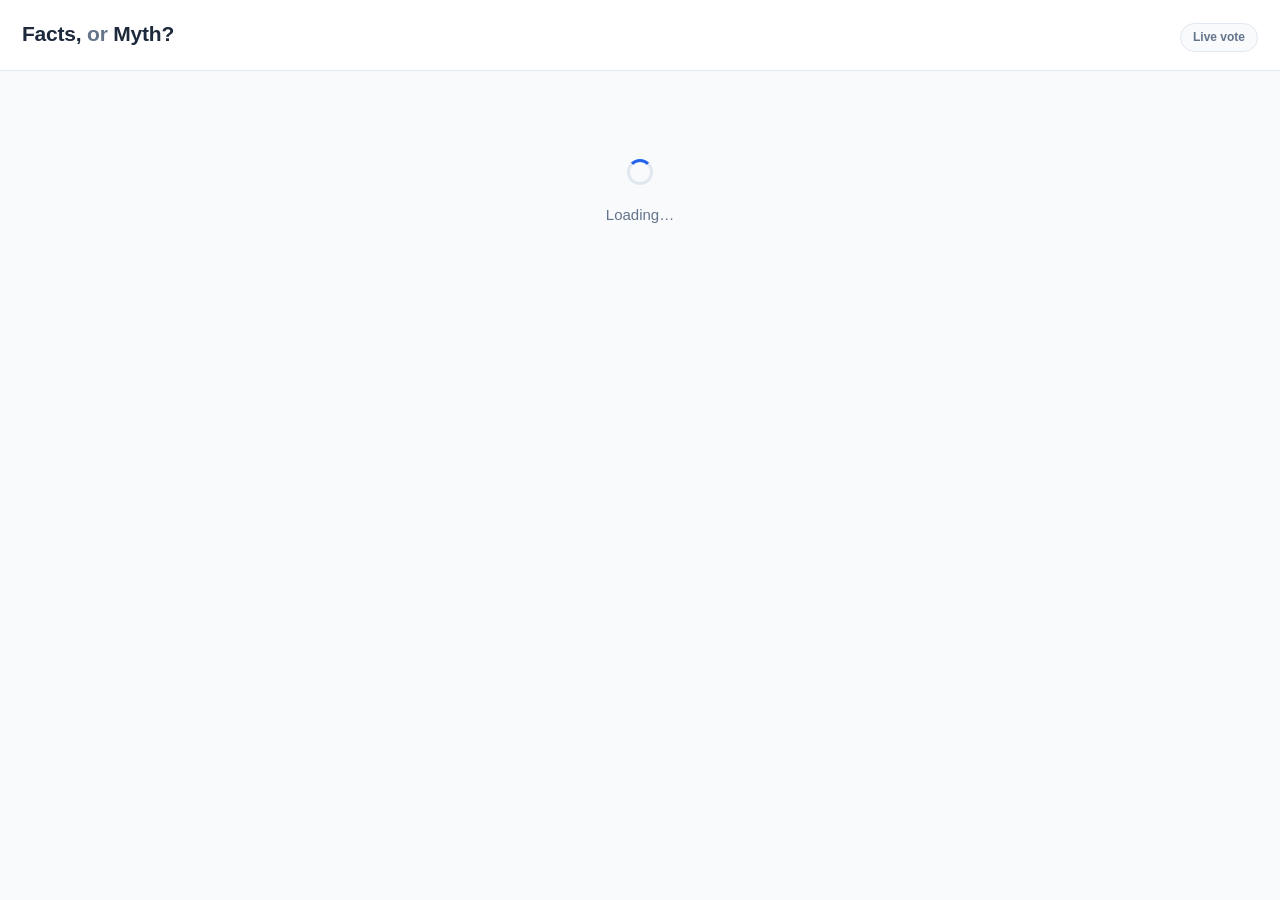
<file: index.html>
<!DOCTYPE html>
<html lang="en">
<head>
<meta charset="UTF-8">
<meta name="viewport" content="width=device-width, initial-scale=1.0, viewport-fit=cover">
<title>Facts, or Myth? Lab retreat 2026 edition</title>
<link rel="stylesheet" href="style.css">
</head>
<body>

  <header class="app-header">
    <h1>Facts, <span class="or">or</span> Myth?</h1>
    <span class="badge" id="modeBadge">Live vote</span>
  </header>

  <main class="container" id="app">
    <!-- Rendered by app.js: voter view by default, presenter view with ?teacher=true -->
    <div class="waiting">
      <div class="spinner"></div>
      <p>Loading…</p>
    </div>
  </main>

  <script src="questions.js"></script>
  <script src="app.js"></script>
</body>
</html>
</file>
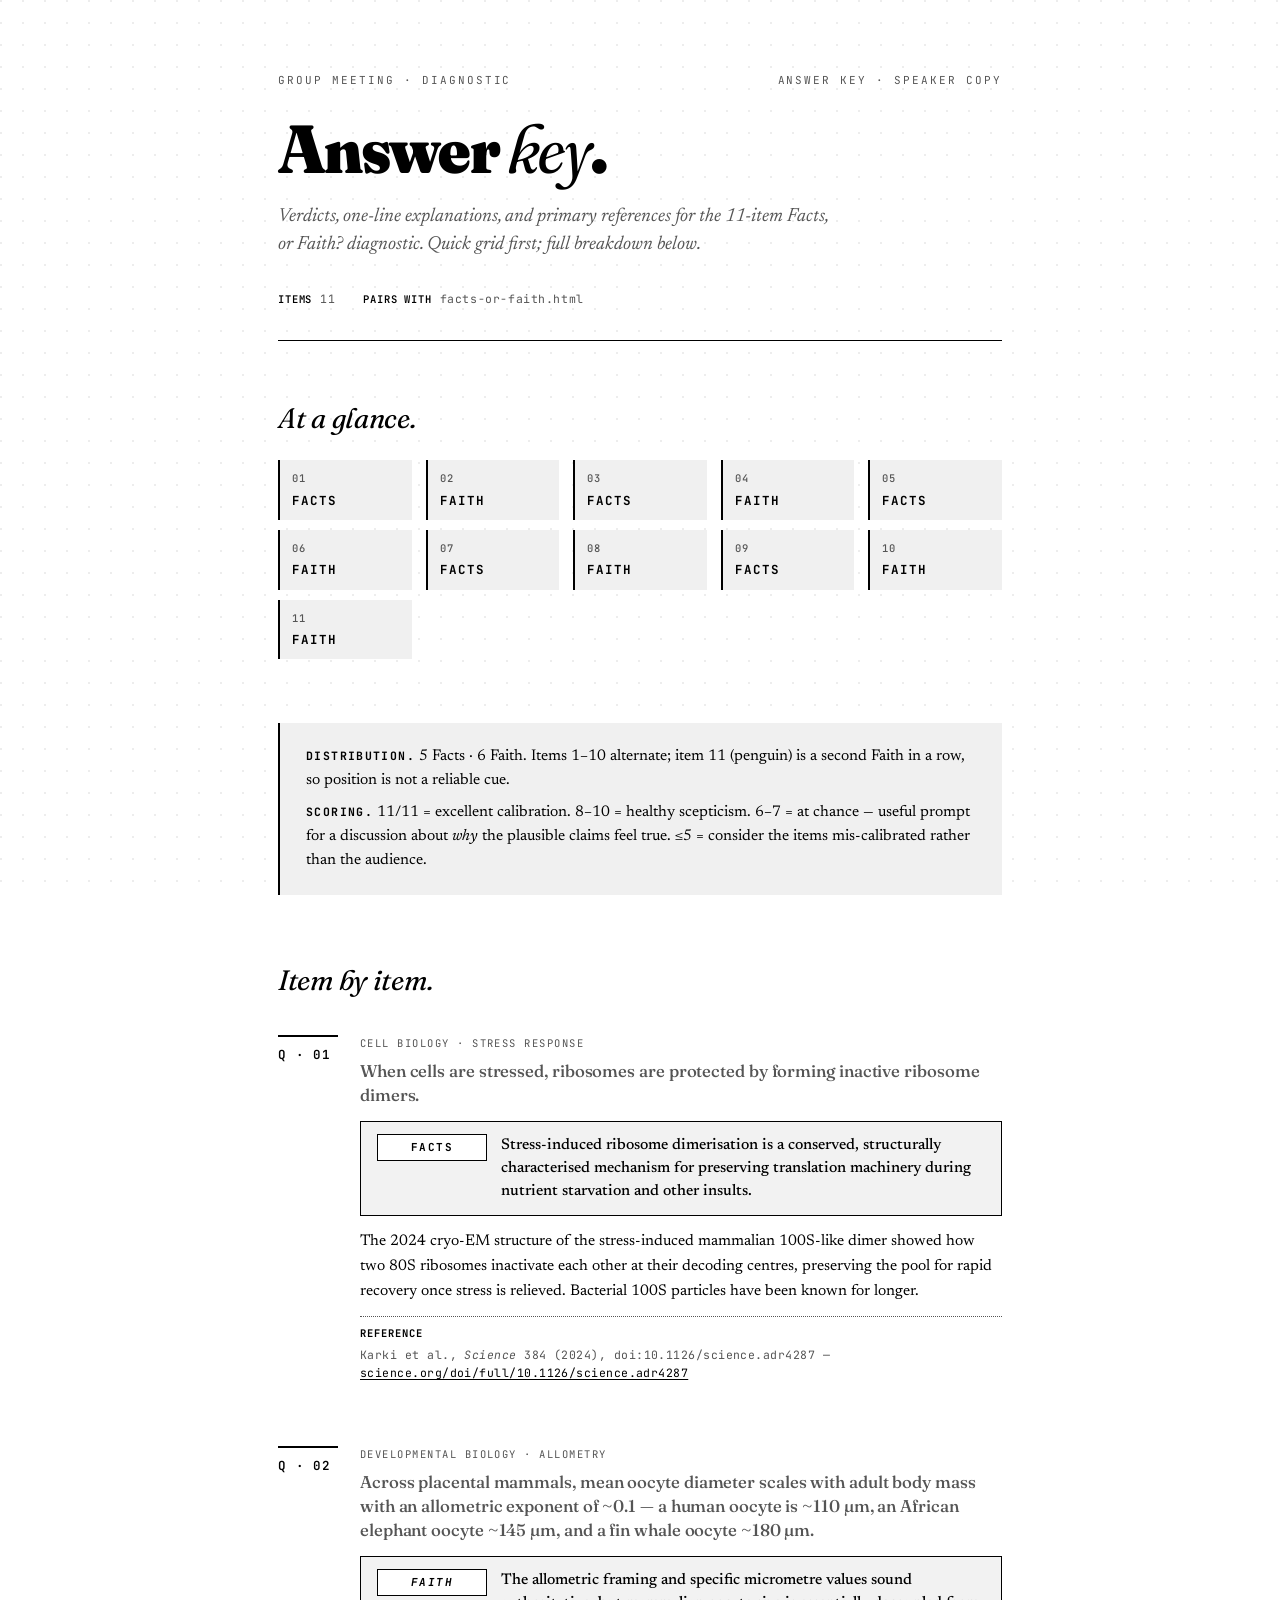
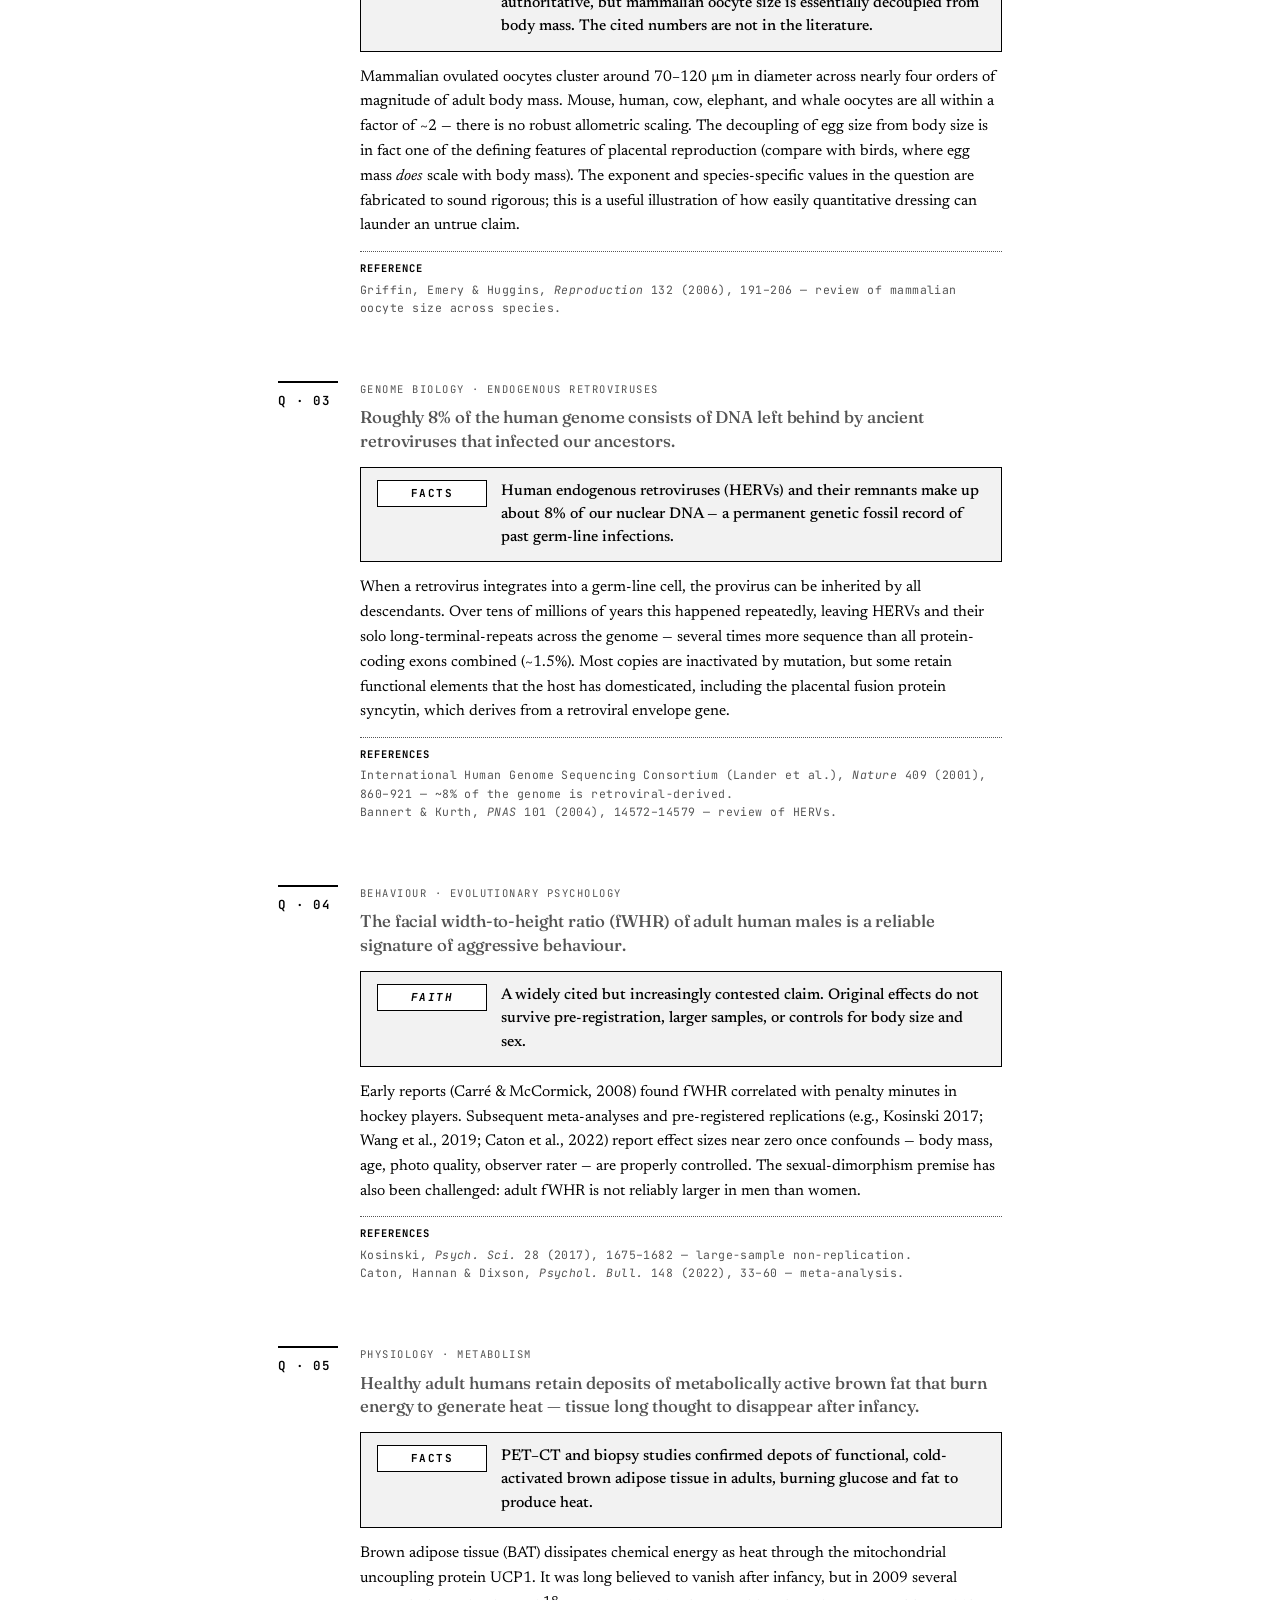
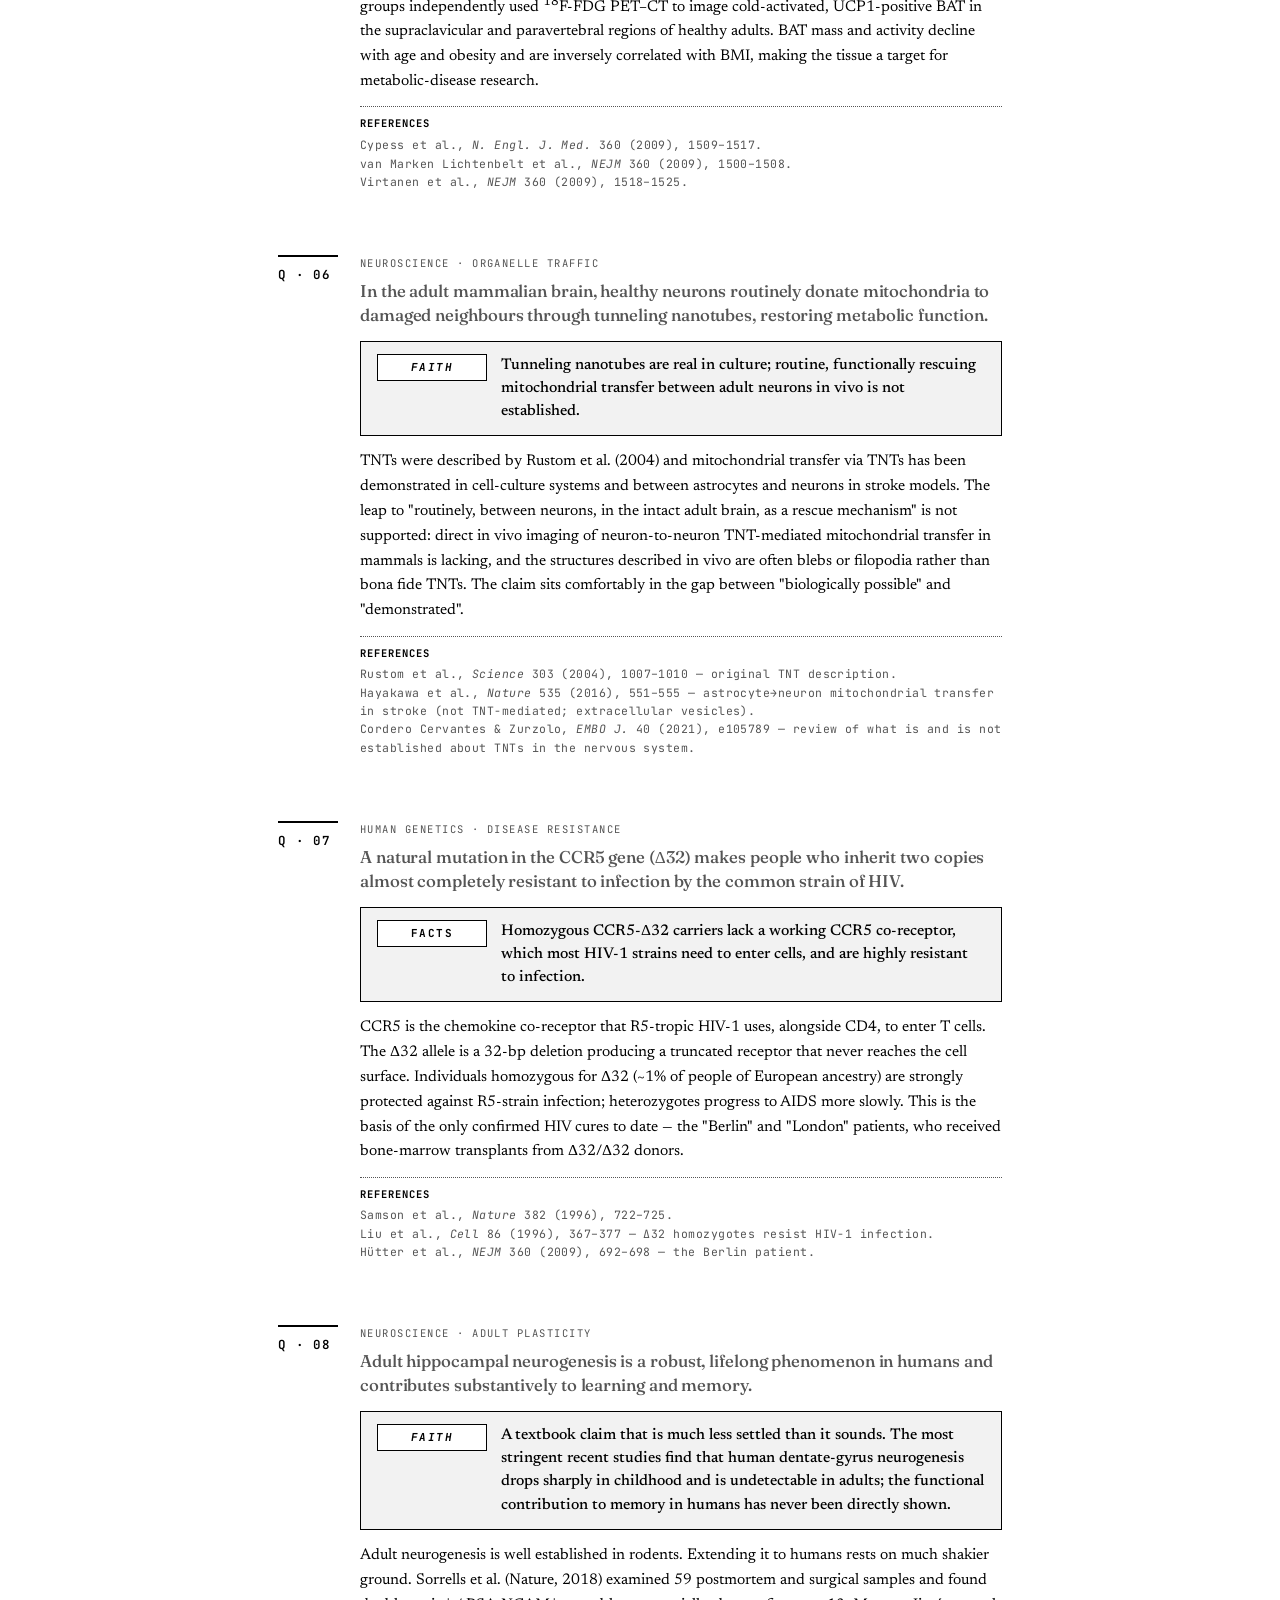
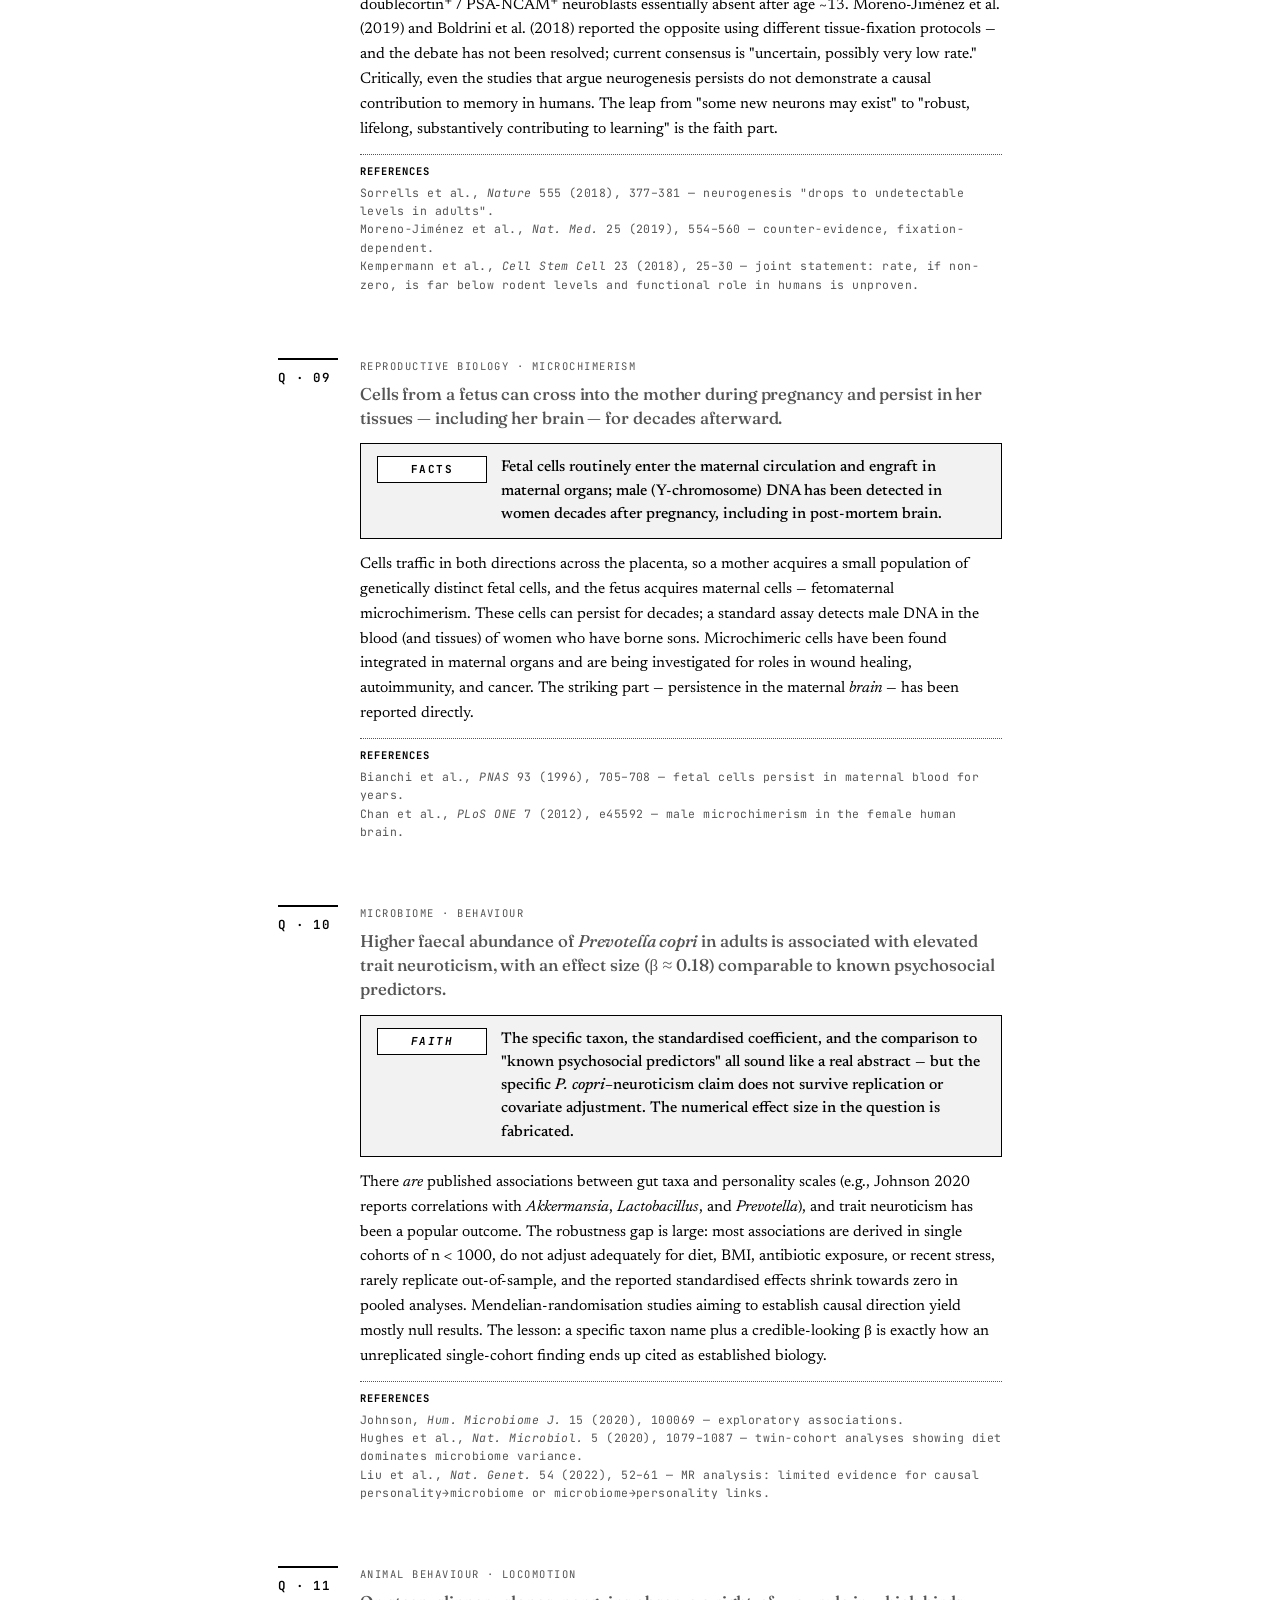
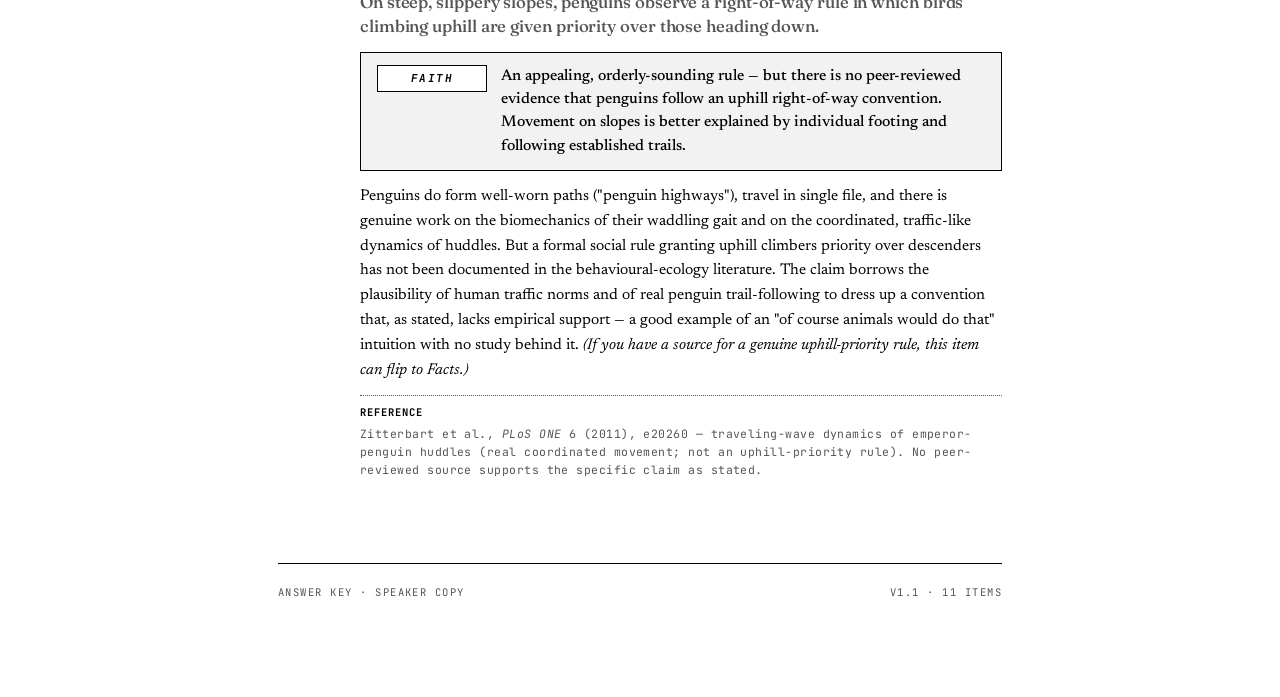
<file: facts-or-faith-answer-key.html>
<!DOCTYPE html>
<html lang="en">
<head>
<meta charset="UTF-8">
<meta name="viewport" content="width=device-width, initial-scale=1.0">
<title>Facts, or Faith? · Answer Key</title>
<link rel="preconnect" href="https://fonts.googleapis.com">
<link rel="preconnect" href="https://fonts.gstatic.com" crossorigin>
<link href="https://fonts.googleapis.com/css2?family=Fraunces:ital,opsz,wght@0,9..144,400;0,9..144,600;0,9..144,900;1,9..144,400&family=Newsreader:ital,opsz,wght@0,6..72,400;0,6..72,500;0,6..72,600;1,6..72,400&family=JetBrains+Mono:wght@400;500;600&display=swap" rel="stylesheet">
<style>
:root {
  --paper: #FFFFFF;
  --paper-2: #F0F0F0;
  --ink: #000000;
  --ink-soft: #555555;
  --accent: #000000;
  --accent-soft: #888888;
  --rule: #000000;
  --science: #1a3a5c;
  --faith: #6b2c2c;
}

* { box-sizing: border-box; }
html { -webkit-text-size-adjust: 100%; }

body {
  margin: 0;
  background: var(--paper);
  color: var(--ink);
  font-family: 'Newsreader', Georgia, serif;
  font-size: 17px;
  line-height: 1.55;
  background-image:
    radial-gradient(circle at 1px 1px, rgba(0,0,0,0.07) 1px, transparent 0);
  background-size: 22px 22px;
  background-attachment: fixed;
}

.page {
  max-width: 820px;
  margin: 0 auto;
  padding: 72px 48px 96px;
}

/* ── HEADER ─────────────────────────────────────────── */
.header {
  border-bottom: 1px solid var(--rule);
  padding-bottom: 32px;
  margin-bottom: 56px;
}

.eyebrow {
  font-family: 'JetBrains Mono', monospace;
  font-size: 11px;
  letter-spacing: 0.18em;
  text-transform: uppercase;
  color: var(--ink-soft);
  margin-bottom: 28px;
  display: flex;
  justify-content: space-between;
  align-items: center;
  flex-wrap: wrap;
  gap: 12px;
}

h1 {
  font-family: 'Fraunces', serif;
  font-weight: 900;
  font-variation-settings: "opsz" 144, "SOFT" 50;
  font-size: clamp(40px, 7.5vw, 68px);
  line-height: 0.94;
  letter-spacing: -0.025em;
  margin: 0 0 22px 0;
}

h1 em {
  font-style: italic;
  font-weight: 400;
  color: var(--accent);
}

.subtitle {
  font-family: 'Newsreader', serif;
  font-style: italic;
  font-size: 19px;
  color: var(--ink-soft);
  margin: 0 0 32px 0;
  max-width: 560px;
  line-height: 1.45;
}

.meta {
  font-family: 'JetBrains Mono', monospace;
  font-size: 11.5px;
  letter-spacing: 0.05em;
  color: var(--ink-soft);
  display: flex;
  gap: 28px;
  flex-wrap: wrap;
}
.meta span { display: inline-flex; gap: 8px; align-items: baseline; }
.meta strong { color: var(--ink); font-weight: 600; text-transform: uppercase; letter-spacing: 0.08em; font-size: 10.5px; }

/* ── QUICK-REFERENCE GRID ───────────────────────────── */
.quick-key {
  margin-bottom: 64px;
}
.quick-key h2 {
  font-family: 'Fraunces', serif;
  font-style: italic;
  font-weight: 400;
  font-size: 28px;
  margin: 0 0 20px 0;
  color: var(--ink);
  letter-spacing: -0.01em;
}
.key-grid {
  display: grid;
  grid-template-columns: repeat(5, 1fr);
  gap: 10px 14px;
  font-family: 'JetBrains Mono', monospace;
  font-size: 12px;
}
.key-grid div {
  display: flex;
  flex-direction: column;
  gap: 4px;
  padding: 10px 12px;
  background: var(--paper-2);
  border-left: 2px solid var(--ink);
}
.key-grid div span.k-num {
  color: var(--ink-soft);
  font-weight: 500;
  font-size: 10.5px;
  letter-spacing: 0.1em;
}
.key-grid div span.k-ans {
  color: var(--ink);
  font-weight: 700;
  text-transform: uppercase;
  letter-spacing: 0.08em;
  font-size: 12.5px;
}

/* ── SCORE LEGEND ───────────────────────────────────── */
.legend {
  margin-bottom: 64px;
  padding: 22px 26px;
  border-left: 2px solid var(--ink);
  background: var(--paper-2);
  font-size: 15.5px;
  line-height: 1.55;
}
.legend p { margin: 0 0 8px 0; }
.legend p:last-child { margin-bottom: 0; }
.legend strong {
  font-family: 'JetBrains Mono', monospace;
  font-size: 11.5px;
  letter-spacing: 0.12em;
  text-transform: uppercase;
}

/* ── DETAILED ITEMS ─────────────────────────────────── */
.detailed h2 {
  font-family: 'Fraunces', serif;
  font-style: italic;
  font-weight: 400;
  font-size: 28px;
  margin: 0 0 32px 0;
  color: var(--ink);
  letter-spacing: -0.01em;
}

.item {
  margin-bottom: 52px;
  display: grid;
  grid-template-columns: 60px 1fr;
  gap: 22px;
  align-items: start;
}

.item-num {
  font-family: 'JetBrains Mono', monospace;
  font-size: 12.5px;
  font-weight: 600;
  letter-spacing: 0.06em;
  color: var(--ink);
  padding-top: 8px;
  border-top: 2px solid var(--ink);
  text-align: left;
  white-space: nowrap;
}

.item-body { min-width: 0; }

.item-tag {
  font-family: 'JetBrains Mono', monospace;
  font-size: 10.5px;
  letter-spacing: 0.14em;
  text-transform: uppercase;
  color: var(--ink-soft);
  margin-bottom: 8px;
}

.item-q {
  font-family: 'Fraunces', serif;
  font-weight: 500;
  font-variation-settings: "opsz" 36;
  font-size: 17px;
  line-height: 1.4;
  margin: 0 0 14px 0;
  color: var(--ink-soft);
  letter-spacing: -0.005em;
}
.item-q em { font-style: italic; font-weight: 500; }

.item-a {
  display: grid;
  grid-template-columns: 110px 1fr;
  gap: 14px;
  padding: 12px 16px;
  background: rgba(0,0,0,0.05);
  border: 1px solid var(--ink);
  align-items: start;
  margin-bottom: 14px;
}

.a-verdict {
  font-family: 'JetBrains Mono', monospace;
  font-size: 11px;
  font-weight: 700;
  letter-spacing: 0.14em;
  text-transform: uppercase;
  padding: 4px 8px;
  border: 1px solid var(--ink);
  text-align: center;
  background: var(--paper);
}
.a-verdict.science { color: var(--ink); }
.a-verdict.faith { color: var(--ink); font-style: italic; }

.a-text {
  font-size: 15.5px;
  line-height: 1.5;
  font-weight: 500;
  color: var(--ink);
}

.item-explain {
  font-size: 15.5px;
  line-height: 1.6;
  color: var(--ink);
  margin: 0 0 10px 0;
}

.item-ref {
  font-family: 'JetBrains Mono', monospace;
  font-size: 11.5px;
  letter-spacing: 0.04em;
  color: var(--ink-soft);
  line-height: 1.6;
  padding-top: 8px;
  border-top: 1px dotted var(--ink-soft);
}
.item-ref strong {
  font-weight: 700;
  letter-spacing: 0.1em;
  text-transform: uppercase;
  font-size: 10.5px;
  color: var(--ink);
  display: block;
  margin-bottom: 4px;
}
.item-ref a {
  color: var(--ink);
  text-decoration: underline;
  text-decoration-thickness: 1px;
  text-underline-offset: 2px;
}

/* ── FOOTER ─────────────────────────────────────────── */
.footer {
  margin-top: 72px;
  font-family: 'JetBrains Mono', monospace;
  font-size: 10.5px;
  letter-spacing: 0.14em;
  text-transform: uppercase;
  color: var(--ink-soft);
  display: flex;
  justify-content: space-between;
  padding-top: 20px;
  border-top: 1px solid var(--rule);
}

/* ── PRINT ──────────────────────────────────────────── */
@media print {
  body { background: white; background-image: none; }
  .page { padding: 24px; max-width: 100%; }
  .item { break-inside: avoid; page-break-inside: avoid; }
  .quick-key { page-break-after: always; }
}

/* ── MOBILE ─────────────────────────────────────────── */
@media (max-width: 640px) {
  .page { padding: 44px 22px 64px; }
  .item { grid-template-columns: 1fr; gap: 10px; }
  .item-num {
    border-top: none;
    border-left: 2px solid var(--ink);
    padding: 0 0 0 10px;
    padding-top: 0;
  }
  .item-a { grid-template-columns: 1fr; gap: 8px; }
  .a-verdict { justify-self: start; }
  .key-grid { grid-template-columns: repeat(2, 1fr); }
  .meta { gap: 18px; }
}
</style>
</head>
<body>
<div class="page">

  <header class="header">
    <div class="eyebrow">
      <span>Group Meeting · Diagnostic</span>
      <span>Answer Key · Speaker Copy</span>
    </div>
    <h1>Answer <em>key</em>.</h1>
    <p class="subtitle">Verdicts, one-line explanations, and primary references for the 11-item <em>Facts, or Faith?</em> diagnostic. Quick grid first; full breakdown below.</p>
    <div class="meta">
      <span><strong>Items</strong> 11</span>
      <span><strong>Pairs with</strong> facts-or-faith.html</span>
    </div>
  </header>

  <!-- ════════════════════════ QUICK GRID ═══════════════ -->
  <section class="quick-key">
    <h2>At a glance.</h2>
    <div class="key-grid">
      <div><span class="k-num">01</span><span class="k-ans">Facts</span></div>
      <div><span class="k-num">02</span><span class="k-ans">Faith</span></div>
      <div><span class="k-num">03</span><span class="k-ans">Facts</span></div>
      <div><span class="k-num">04</span><span class="k-ans">Faith</span></div>
      <div><span class="k-num">05</span><span class="k-ans">Facts</span></div>
      <div><span class="k-num">06</span><span class="k-ans">Faith</span></div>
      <div><span class="k-num">07</span><span class="k-ans">Facts</span></div>
      <div><span class="k-num">08</span><span class="k-ans">Faith</span></div>
      <div><span class="k-num">09</span><span class="k-ans">Facts</span></div>
      <div><span class="k-num">10</span><span class="k-ans">Faith</span></div>
      <div><span class="k-num">11</span><span class="k-ans">Faith</span></div>
    </div>
  </section>

  <section class="legend">
    <p><strong>Distribution.</strong> 5 Facts · 6 Faith. Items 1–10 alternate; item 11 (penguin) is a second Faith in a row, so position is not a reliable cue.</p>
    <p><strong>Scoring.</strong> 11/11 = excellent calibration. 8–10 = healthy scepticism. 6–7 = at chance — useful prompt for a discussion about <em>why</em> the plausible claims feel true. ≤5 = consider the items mis-calibrated rather than the audience.</p>
  </section>

  <!-- ════════════════════════ DETAILED ════════════════ -->
  <section class="detailed">
    <h2>Item by item.</h2>

    <!-- 01 -->
    <article class="item">
      <div class="item-num">Q · 01</div>
      <div class="item-body">
        <div class="item-tag">Cell biology · stress response</div>
        <p class="item-q">When cells are stressed, ribosomes are protected by forming inactive ribosome dimers.</p>
        <div class="item-a">
          <span class="a-verdict science">Facts</span>
          <span class="a-text">Stress-induced ribosome dimerisation is a conserved, structurally characterised mechanism for preserving translation machinery during nutrient starvation and other insults.</span>
        </div>
        <p class="item-explain">The 2024 cryo-EM structure of the stress-induced mammalian 100S-like dimer showed how two 80S ribosomes inactivate each other at their decoding centres, preserving the pool for rapid recovery once stress is relieved. Bacterial 100S particles have been known for longer.</p>
        <p class="item-ref"><strong>Reference</strong>Karki et al., <em>Science</em> 384 (2024), doi:10.1126/science.adr4287 — <a href="https://www.science.org/doi/full/10.1126/science.adr4287">science.org/doi/full/10.1126/science.adr4287</a></p>
      </div>
    </article>

    <!-- 02 -->
    <article class="item">
      <div class="item-num">Q · 02</div>
      <div class="item-body">
        <div class="item-tag">Developmental biology · allometry</div>
        <p class="item-q">Across placental mammals, mean oocyte diameter scales with adult body mass with an allometric exponent of ~0.1 — a human oocyte is ~110 µm, an African elephant oocyte ~145 µm, and a fin whale oocyte ~180 µm.</p>
        <div class="item-a">
          <span class="a-verdict faith">Faith</span>
          <span class="a-text">The allometric framing and specific micrometre values sound authoritative, but mammalian oocyte size is essentially decoupled from body mass. The cited numbers are not in the literature.</span>
        </div>
        <p class="item-explain">Mammalian ovulated oocytes cluster around 70–120 µm in diameter across nearly four orders of magnitude of adult body mass. Mouse, human, cow, elephant, and whale oocytes are all within a factor of ~2 — there is no robust allometric scaling. The decoupling of egg size from body size is in fact one of the defining features of placental reproduction (compare with birds, where egg mass <em>does</em> scale with body mass). The exponent and species-specific values in the question are fabricated to sound rigorous; this is a useful illustration of how easily quantitative dressing can launder an untrue claim.</p>
        <p class="item-ref"><strong>Reference</strong>Griffin, Emery &amp; Huggins, <em>Reproduction</em> 132 (2006), 191–206 — review of mammalian oocyte size across species.</p>
      </div>
    </article>

    <!-- 03 -->
    <article class="item">
      <div class="item-num">Q · 03</div>
      <div class="item-body">
        <div class="item-tag">Genome biology · endogenous retroviruses</div>
        <p class="item-q">Roughly 8% of the human genome consists of DNA left behind by ancient retroviruses that infected our ancestors.</p>
        <div class="item-a">
          <span class="a-verdict science">Facts</span>
          <span class="a-text">Human endogenous retroviruses (HERVs) and their remnants make up about 8% of our nuclear DNA — a permanent genetic fossil record of past germ-line infections.</span>
        </div>
        <p class="item-explain">When a retrovirus integrates into a germ-line cell, the provirus can be inherited by all descendants. Over tens of millions of years this happened repeatedly, leaving HERVs and their solo long-terminal-repeats across the genome — several times more sequence than all protein-coding exons combined (~1.5%). Most copies are inactivated by mutation, but some retain functional elements that the host has domesticated, including the placental fusion protein syncytin, which derives from a retroviral envelope gene.</p>
        <p class="item-ref"><strong>References</strong>International Human Genome Sequencing Consortium (Lander et al.), <em>Nature</em> 409 (2001), 860–921 — ~8% of the genome is retroviral-derived.<br>Bannert &amp; Kurth, <em>PNAS</em> 101 (2004), 14572–14579 — review of HERVs.</p>
      </div>
    </article>

    <!-- 04 -->
    <article class="item">
      <div class="item-num">Q · 04</div>
      <div class="item-body">
        <div class="item-tag">Behaviour · evolutionary psychology</div>
        <p class="item-q">The facial width-to-height ratio (fWHR) of adult human males is a reliable signature of aggressive behaviour.</p>
        <div class="item-a">
          <span class="a-verdict faith">Faith</span>
          <span class="a-text">A widely cited but increasingly contested claim. Original effects do not survive pre-registration, larger samples, or controls for body size and sex.</span>
        </div>
        <p class="item-explain">Early reports (Carré &amp; McCormick, 2008) found fWHR correlated with penalty minutes in hockey players. Subsequent meta-analyses and pre-registered replications (e.g., Kosinski 2017; Wang et al., 2019; Caton et al., 2022) report effect sizes near zero once confounds — body mass, age, photo quality, observer rater — are properly controlled. The sexual-dimorphism premise has also been challenged: adult fWHR is not reliably larger in men than women.</p>
        <p class="item-ref"><strong>References</strong>Kosinski, <em>Psych. Sci.</em> 28 (2017), 1675–1682 — large-sample non-replication.<br>Caton, Hannan &amp; Dixson, <em>Psychol. Bull.</em> 148 (2022), 33–60 — meta-analysis.</p>
      </div>
    </article>

    <!-- 05 -->
    <article class="item">
      <div class="item-num">Q · 05</div>
      <div class="item-body">
        <div class="item-tag">Physiology · metabolism</div>
        <p class="item-q">Healthy adult humans retain deposits of metabolically active brown fat that burn energy to generate heat — tissue long thought to disappear after infancy.</p>
        <div class="item-a">
          <span class="a-verdict science">Facts</span>
          <span class="a-text">PET–CT and biopsy studies confirmed depots of functional, cold-activated brown adipose tissue in adults, burning glucose and fat to produce heat.</span>
        </div>
        <p class="item-explain">Brown adipose tissue (BAT) dissipates chemical energy as heat through the mitochondrial uncoupling protein UCP1. It was long believed to vanish after infancy, but in 2009 several groups independently used <sup>18</sup>F-FDG PET–CT to image cold-activated, UCP1-positive BAT in the supraclavicular and paravertebral regions of healthy adults. BAT mass and activity decline with age and obesity and are inversely correlated with BMI, making the tissue a target for metabolic-disease research.</p>
        <p class="item-ref"><strong>References</strong>Cypess et al., <em>N. Engl. J. Med.</em> 360 (2009), 1509–1517.<br>van Marken Lichtenbelt et al., <em>NEJM</em> 360 (2009), 1500–1508.<br>Virtanen et al., <em>NEJM</em> 360 (2009), 1518–1525.</p>
      </div>
    </article>

    <!-- 06 -->
    <article class="item">
      <div class="item-num">Q · 06</div>
      <div class="item-body">
        <div class="item-tag">Neuroscience · organelle traffic</div>
        <p class="item-q">In the adult mammalian brain, healthy neurons routinely donate mitochondria to damaged neighbours through tunneling nanotubes, restoring metabolic function.</p>
        <div class="item-a">
          <span class="a-verdict faith">Faith</span>
          <span class="a-text">Tunneling nanotubes are real in culture; routine, functionally rescuing mitochondrial transfer between adult neurons in vivo is not established.</span>
        </div>
        <p class="item-explain">TNTs were described by Rustom et al. (2004) and mitochondrial transfer via TNTs has been demonstrated in cell-culture systems and between astrocytes and neurons in stroke models. The leap to "routinely, between neurons, in the intact adult brain, as a rescue mechanism" is not supported: direct in vivo imaging of neuron-to-neuron TNT-mediated mitochondrial transfer in mammals is lacking, and the structures described in vivo are often blebs or filopodia rather than bona fide TNTs. The claim sits comfortably in the gap between "biologically possible" and "demonstrated".</p>
        <p class="item-ref"><strong>References</strong>Rustom et al., <em>Science</em> 303 (2004), 1007–1010 — original TNT description.<br>Hayakawa et al., <em>Nature</em> 535 (2016), 551–555 — astrocyte→neuron mitochondrial transfer in stroke (not TNT-mediated; extracellular vesicles).<br>Cordero Cervantes &amp; Zurzolo, <em>EMBO J.</em> 40 (2021), e105789 — review of what is and is not established about TNTs in the nervous system.</p>
      </div>
    </article>

    <!-- 07 -->
    <article class="item">
      <div class="item-num">Q · 07</div>
      <div class="item-body">
        <div class="item-tag">Human genetics · disease resistance</div>
        <p class="item-q">A natural mutation in the CCR5 gene (Δ32) makes people who inherit two copies almost completely resistant to infection by the common strain of HIV.</p>
        <div class="item-a">
          <span class="a-verdict science">Facts</span>
          <span class="a-text">Homozygous CCR5-Δ32 carriers lack a working CCR5 co-receptor, which most HIV-1 strains need to enter cells, and are highly resistant to infection.</span>
        </div>
        <p class="item-explain">CCR5 is the chemokine co-receptor that R5-tropic HIV-1 uses, alongside CD4, to enter T cells. The Δ32 allele is a 32-bp deletion producing a truncated receptor that never reaches the cell surface. Individuals homozygous for Δ32 (~1% of people of European ancestry) are strongly protected against R5-strain infection; heterozygotes progress to AIDS more slowly. This is the basis of the only confirmed HIV cures to date — the "Berlin" and "London" patients, who received bone-marrow transplants from Δ32/Δ32 donors.</p>
        <p class="item-ref"><strong>References</strong>Samson et al., <em>Nature</em> 382 (1996), 722–725.<br>Liu et al., <em>Cell</em> 86 (1996), 367–377 — Δ32 homozygotes resist HIV-1 infection.<br>Hütter et al., <em>NEJM</em> 360 (2009), 692–698 — the Berlin patient.</p>
      </div>
    </article>

    <!-- 08 -->
    <article class="item">
      <div class="item-num">Q · 08</div>
      <div class="item-body">
        <div class="item-tag">Neuroscience · adult plasticity</div>
        <p class="item-q">Adult hippocampal neurogenesis is a robust, lifelong phenomenon in humans and contributes substantively to learning and memory.</p>
        <div class="item-a">
          <span class="a-verdict faith">Faith</span>
          <span class="a-text">A textbook claim that is much less settled than it sounds. The most stringent recent studies find that human dentate-gyrus neurogenesis drops sharply in childhood and is undetectable in adults; the functional contribution to memory in humans has never been directly shown.</span>
        </div>
        <p class="item-explain">Adult neurogenesis is well established in rodents. Extending it to humans rests on much shakier ground. Sorrells et al. (Nature, 2018) examined 59 postmortem and surgical samples and found doublecortin⁺ / PSA-NCAM⁺ neuroblasts essentially absent after age ~13. Moreno-Jiménez et al. (2019) and Boldrini et al. (2018) reported the opposite using different tissue-fixation protocols — and the debate has not been resolved; current consensus is "uncertain, possibly very low rate." Critically, even the studies that argue neurogenesis persists do not demonstrate a causal contribution to memory in humans. The leap from "some new neurons may exist" to "robust, lifelong, substantively contributing to learning" is the faith part.</p>
        <p class="item-ref"><strong>References</strong>Sorrells et al., <em>Nature</em> 555 (2018), 377–381 — neurogenesis "drops to undetectable levels in adults".<br>Moreno-Jiménez et al., <em>Nat. Med.</em> 25 (2019), 554–560 — counter-evidence, fixation-dependent.<br>Kempermann et al., <em>Cell Stem Cell</em> 23 (2018), 25–30 — joint statement: rate, if non-zero, is far below rodent levels and functional role in humans is unproven.</p>
      </div>
    </article>

    <!-- 09 -->
    <article class="item">
      <div class="item-num">Q · 09</div>
      <div class="item-body">
        <div class="item-tag">Reproductive biology · microchimerism</div>
        <p class="item-q">Cells from a fetus can cross into the mother during pregnancy and persist in her tissues — including her brain — for decades afterward.</p>
        <div class="item-a">
          <span class="a-verdict science">Facts</span>
          <span class="a-text">Fetal cells routinely enter the maternal circulation and engraft in maternal organs; male (Y-chromosome) DNA has been detected in women decades after pregnancy, including in post-mortem brain.</span>
        </div>
        <p class="item-explain">Cells traffic in both directions across the placenta, so a mother acquires a small population of genetically distinct fetal cells, and the fetus acquires maternal cells — fetomaternal microchimerism. These cells can persist for decades; a standard assay detects male DNA in the blood (and tissues) of women who have borne sons. Microchimeric cells have been found integrated in maternal organs and are being investigated for roles in wound healing, autoimmunity, and cancer. The striking part — persistence in the maternal <em>brain</em> — has been reported directly.</p>
        <p class="item-ref"><strong>References</strong>Bianchi et al., <em>PNAS</em> 93 (1996), 705–708 — fetal cells persist in maternal blood for years.<br>Chan et al., <em>PLoS ONE</em> 7 (2012), e45592 — male microchimerism in the female human brain.</p>
      </div>
    </article>

    <!-- 10 -->
    <article class="item">
      <div class="item-num">Q · 10</div>
      <div class="item-body">
        <div class="item-tag">Microbiome · behaviour</div>
        <p class="item-q">Higher faecal abundance of <em>Prevotella copri</em> in adults is associated with elevated trait neuroticism, with an effect size (β ≈ 0.18) comparable to known psychosocial predictors.</p>
        <div class="item-a">
          <span class="a-verdict faith">Faith</span>
          <span class="a-text">The specific taxon, the standardised coefficient, and the comparison to "known psychosocial predictors" all sound like a real abstract — but the specific <em>P. copri</em>–neuroticism claim does not survive replication or covariate adjustment. The numerical effect size in the question is fabricated.</span>
        </div>
        <p class="item-explain">There <em>are</em> published associations between gut taxa and personality scales (e.g., Johnson 2020 reports correlations with <em>Akkermansia</em>, <em>Lactobacillus</em>, and <em>Prevotella</em>), and trait neuroticism has been a popular outcome. The robustness gap is large: most associations are derived in single cohorts of n &lt; 1000, do not adjust adequately for diet, BMI, antibiotic exposure, or recent stress, rarely replicate out-of-sample, and the reported standardised effects shrink towards zero in pooled analyses. Mendelian-randomisation studies aiming to establish causal direction yield mostly null results. The lesson: a specific taxon name plus a credible-looking β is exactly how an unreplicated single-cohort finding ends up cited as established biology.</p>
        <p class="item-ref"><strong>References</strong>Johnson, <em>Hum. Microbiome J.</em> 15 (2020), 100069 — exploratory associations.<br>Hughes et al., <em>Nat. Microbiol.</em> 5 (2020), 1079–1087 — twin-cohort analyses showing diet dominates microbiome variance.<br>Liu et al., <em>Nat. Genet.</em> 54 (2022), 52–61 — MR analysis: limited evidence for causal personality→microbiome or microbiome→personality links.</p>
      </div>
    </article>

    <!-- 11 -->
    <article class="item">
      <div class="item-num">Q · 11</div>
      <div class="item-body">
        <div class="item-tag">Animal behaviour · locomotion</div>
        <p class="item-q">On steep, slippery slopes, penguins observe a right-of-way rule in which birds climbing uphill are given priority over those heading down.</p>
        <div class="item-a">
          <span class="a-verdict faith">Faith</span>
          <span class="a-text">An appealing, orderly-sounding rule — but there is no peer-reviewed evidence that penguins follow an uphill right-of-way convention. Movement on slopes is better explained by individual footing and following established trails.</span>
        </div>
        <p class="item-explain">Penguins do form well-worn paths ("penguin highways"), travel in single file, and there is genuine work on the biomechanics of their waddling gait and on the coordinated, traffic-like dynamics of huddles. But a formal social rule granting uphill climbers priority over descenders has not been documented in the behavioural-ecology literature. The claim borrows the plausibility of human traffic norms and of real penguin trail-following to dress up a convention that, as stated, lacks empirical support — a good example of an "of course animals would do that" intuition with no study behind it. <em>(If you have a source for a genuine uphill-priority rule, this item can flip to Facts.)</em></p>
        <p class="item-ref"><strong>Reference</strong>Zitterbart et al., <em>PLoS ONE</em> 6 (2011), e20260 — traveling-wave dynamics of emperor-penguin huddles (real coordinated movement; not an uphill-priority rule). No peer-reviewed source supports the specific claim as stated.</p>
      </div>
    </article>

  </section>

  <footer class="footer">
    <span>Answer key · Speaker copy</span>
    <span>v1.1 · 11 items</span>
  </footer>

</div>
</body>
</html>
</file>
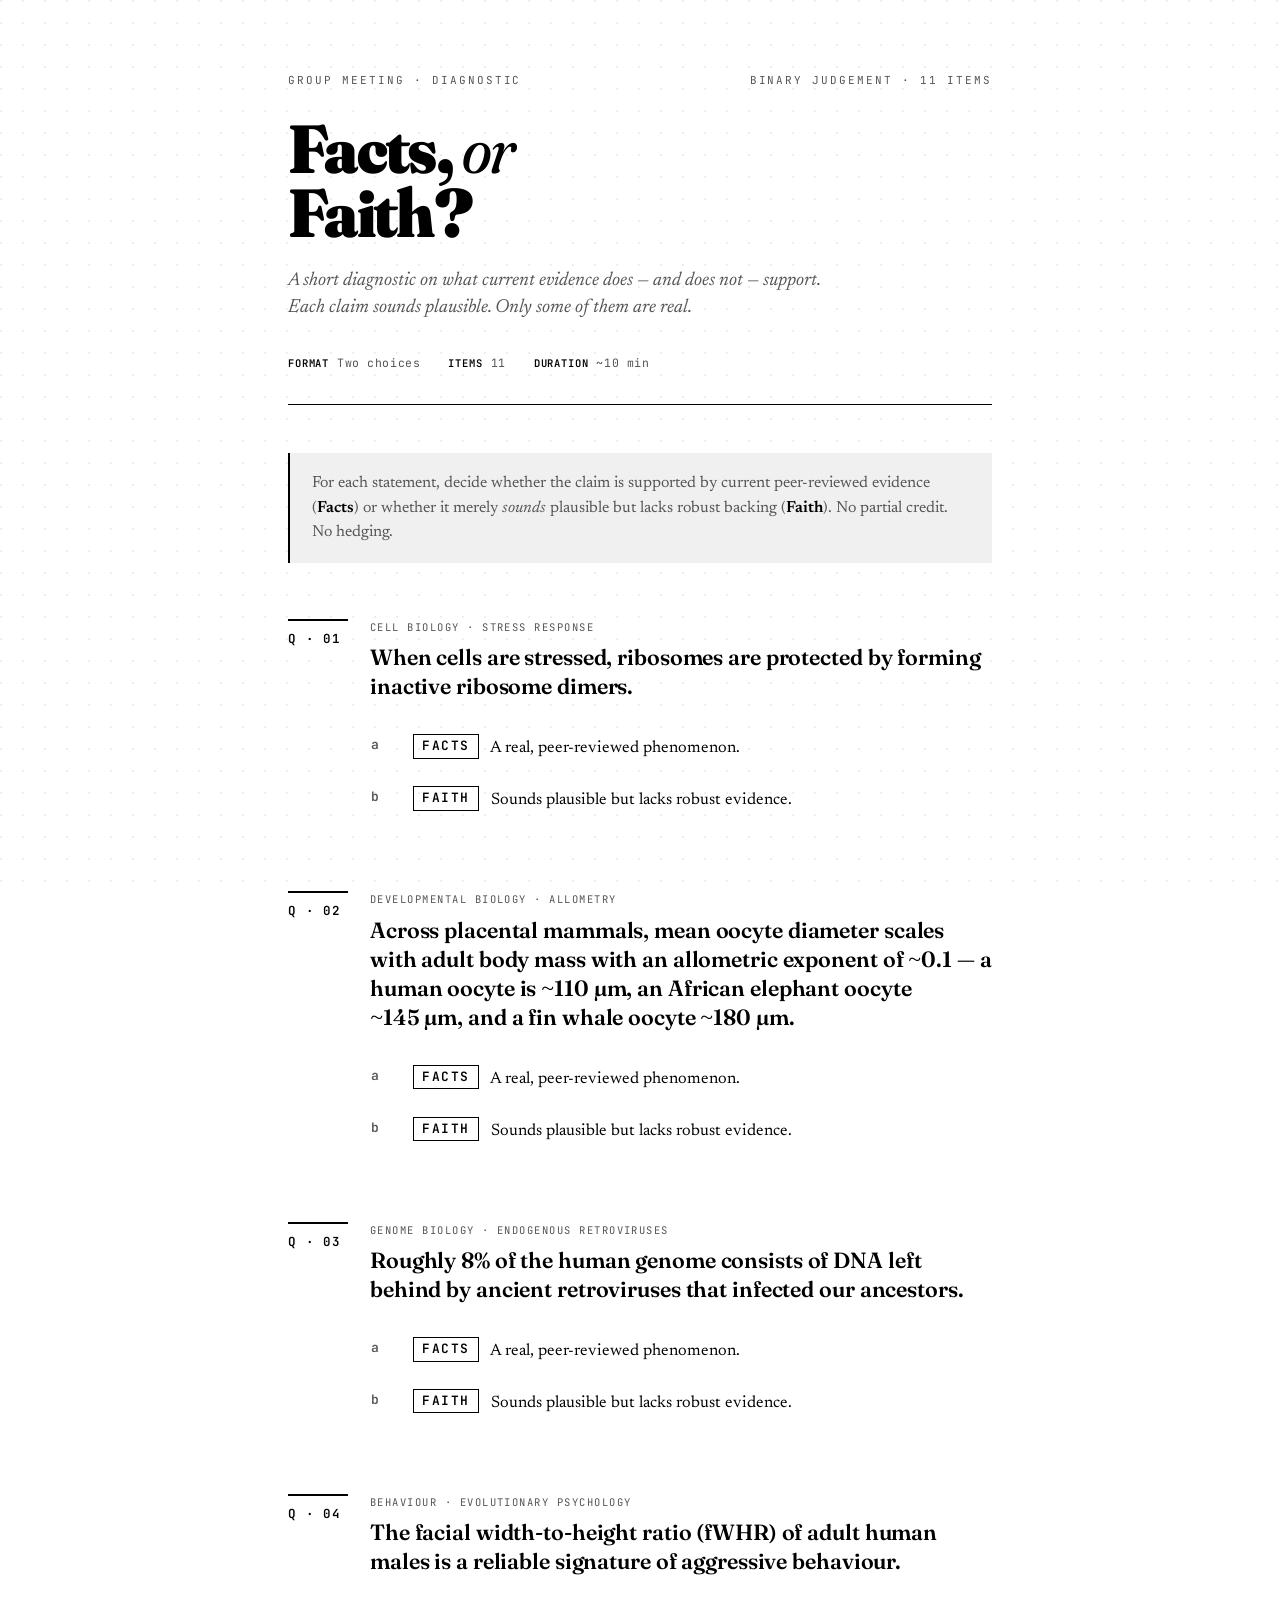
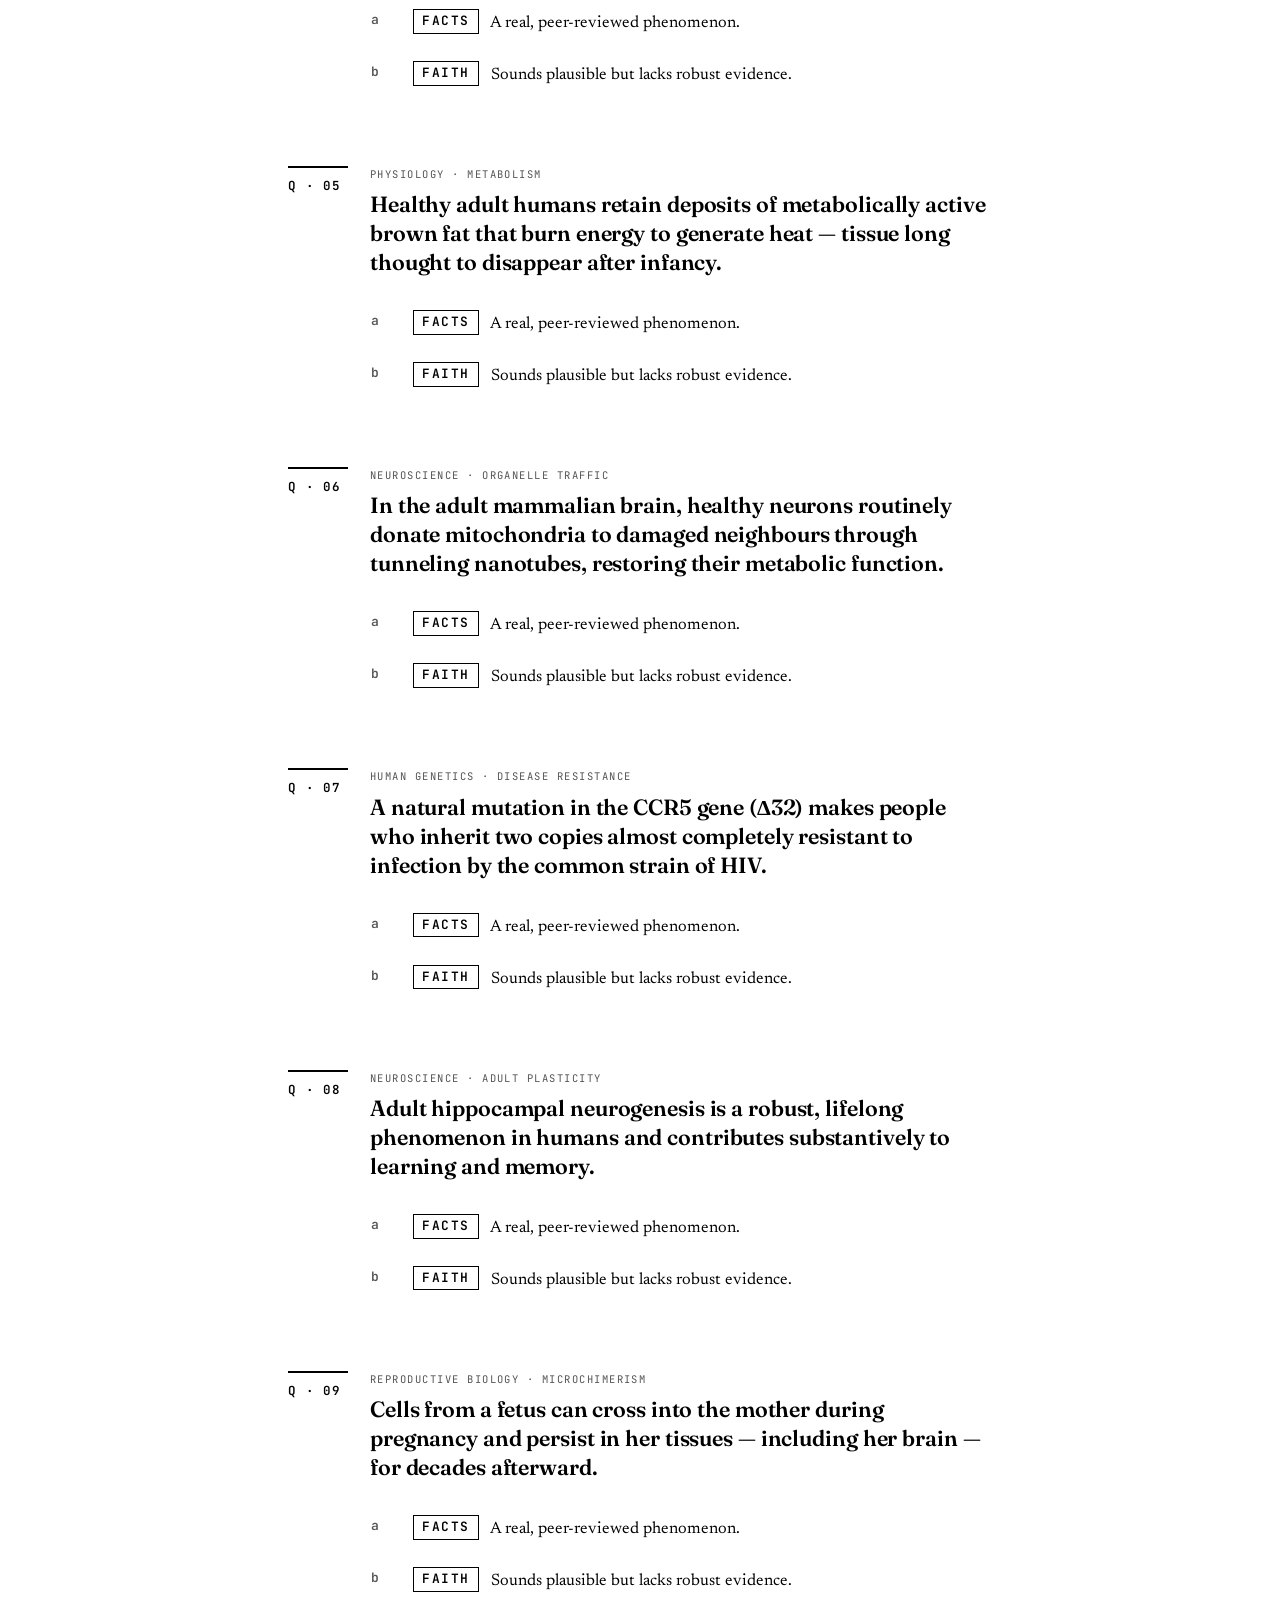
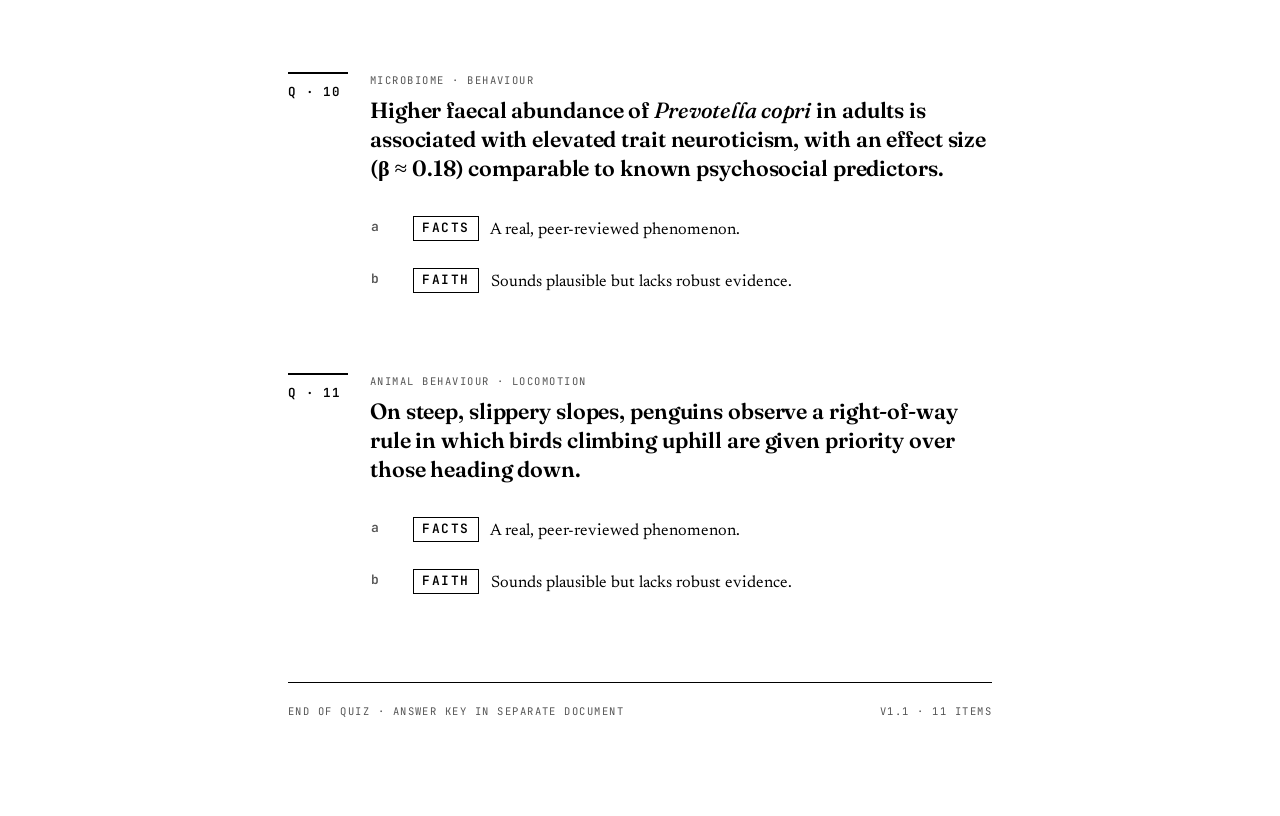
<file: facts-or-faith.html>
<!DOCTYPE html>
<html lang="en">
<head>
<meta charset="UTF-8">
<meta name="viewport" content="width=device-width, initial-scale=1.0">
<title>Facts, or Faith? · Quiz</title>
<link rel="preconnect" href="https://fonts.googleapis.com">
<link rel="preconnect" href="https://fonts.gstatic.com" crossorigin>
<link href="https://fonts.googleapis.com/css2?family=Fraunces:ital,opsz,wght@0,9..144,400;0,9..144,600;0,9..144,900;1,9..144,400&family=Newsreader:ital,opsz,wght@0,6..72,400;0,6..72,500;0,6..72,600;1,6..72,400&family=JetBrains+Mono:wght@400;500;600&display=swap" rel="stylesheet">
<style>
:root {
  --paper: #FFFFFF;
  --paper-2: #F0F0F0;
  --ink: #000000;
  --ink-soft: #555555;
  --accent: #000000;
  --accent-soft: #888888;
  --correct: #000000;
  --correct-bg: rgba(0, 0, 0, 0.05);
  --rule: #000000;
  --science: #1a3a5c;
  --faith: #6b2c2c;
}

* { box-sizing: border-box; }
html { -webkit-text-size-adjust: 100%; }

body {
  margin: 0;
  background: var(--paper);
  color: var(--ink);
  font-family: 'Newsreader', Georgia, serif;
  font-size: 17px;
  line-height: 1.55;
  background-image:
    radial-gradient(circle at 1px 1px, rgba(26,22,18,0.07) 1px, transparent 0);
  background-size: 22px 22px;
  background-attachment: fixed;
}

.page {
  max-width: 800px;
  margin: 0 auto;
  padding: 72px 48px 96px;
}

/* ── HEADER ─────────────────────────────────────────── */
.header {
  border-bottom: 1px solid var(--rule);
  padding-bottom: 32px;
  margin-bottom: 48px;
}

.eyebrow {
  font-family: 'JetBrains Mono', monospace;
  font-size: 11px;
  letter-spacing: 0.18em;
  text-transform: uppercase;
  color: var(--ink-soft);
  margin-bottom: 28px;
  display: flex;
  justify-content: space-between;
  align-items: center;
  flex-wrap: wrap;
  gap: 12px;
}

h1 {
  font-family: 'Fraunces', serif;
  font-weight: 900;
  font-variation-settings: "opsz" 144, "SOFT" 50;
  font-size: clamp(40px, 7.5vw, 68px);
  line-height: 0.94;
  letter-spacing: -0.025em;
  margin: 0 0 22px 0;
}

h1 em {
  font-style: italic;
  font-weight: 400;
  color: var(--accent);
}

.subtitle {
  font-family: 'Newsreader', serif;
  font-style: italic;
  font-size: 19px;
  color: var(--ink-soft);
  margin: 0 0 32px 0;
  max-width: 560px;
  line-height: 1.45;
}

.meta {
  font-family: 'JetBrains Mono', monospace;
  font-size: 11.5px;
  letter-spacing: 0.05em;
  color: var(--ink-soft);
  display: flex;
  gap: 28px;
  flex-wrap: wrap;
}

.meta span { display: inline-flex; gap: 8px; align-items: baseline; }
.meta strong { color: var(--ink); font-weight: 600; text-transform: uppercase; letter-spacing: 0.08em; font-size: 10.5px; }

/* ── INSTRUCTIONS ───────────────────────────────────── */
.instructions {
  font-family: 'Newsreader', serif;
  font-size: 16px;
  line-height: 1.55;
  color: var(--ink-soft);
  margin-bottom: 56px;
  padding: 18px 22px;
  border-left: 2px solid var(--ink);
  background: var(--paper-2);
}

.instructions strong { color: var(--ink); font-weight: 600; }

/* ── QUESTIONS ──────────────────────────────────────── */
.question {
  margin-bottom: 64px;
  display: grid;
  grid-template-columns: 60px 1fr;
  gap: 22px;
  align-items: start;
}

.q-num {
  font-family: 'JetBrains Mono', monospace;
  font-size: 12.5px;
  font-weight: 600;
  letter-spacing: 0.06em;
  color: var(--accent);
  padding-top: 8px;
  border-top: 2px solid var(--accent);
  text-align: left;
  white-space: nowrap;
}

.q-body { min-width: 0; }

.q-tag {
  font-family: 'JetBrains Mono', monospace;
  font-size: 10.5px;
  letter-spacing: 0.14em;
  text-transform: uppercase;
  color: var(--ink-soft);
  margin-bottom: 8px;
}

.q-text {
  font-family: 'Fraunces', serif;
  font-weight: 600;
  font-variation-settings: "opsz" 48;
  font-size: 22px;
  line-height: 1.32;
  margin: 0 0 22px 0;
  color: var(--ink);
  letter-spacing: -0.005em;
}

.q-text em {
  font-style: italic;
  font-weight: 500;
}

.options { list-style: none; padding: 0; margin: 0; }
.option {
  display: grid;
  grid-template-columns: 30px 1fr;
  gap: 12px;
  padding: 10px 14px;
  margin: 3px -14px;
  border: 1px solid transparent;
  cursor: pointer;
  transition: background 0.12s ease, border-color 0.12s ease, opacity 0.18s ease;
  align-items: start;
}
.option:hover { background: var(--paper-2); }
.opt-letter {
  font-family: 'JetBrains Mono', monospace;
  font-size: 13px;
  font-weight: 600;
  color: var(--ink-soft);
  padding-top: 1px;
}
.opt-text {
  font-size: 16.5px;
  line-height: 1.45;
}

.opt-text strong {
  font-family: 'JetBrains Mono', monospace;
  font-size: 0.78em;
  font-weight: 600;
  letter-spacing: 0.12em;
  text-transform: uppercase;
  display: inline-block;
  padding: 2px 8px;
  margin-right: 8px;
  border: 1px solid var(--ink);
  vertical-align: 2px;
}

/* ── FOOTER ─────────────────────────────────────────── */
.footer {
  margin-top: 72px;
  font-family: 'JetBrains Mono', monospace;
  font-size: 10.5px;
  letter-spacing: 0.14em;
  text-transform: uppercase;
  color: var(--ink-soft);
  display: flex;
  justify-content: space-between;
  padding-top: 20px;
  border-top: 1px solid var(--rule);
}

/* ── PRINT ──────────────────────────────────────────── */
@media print {
  body { background: white; background-image: none; }
  .page { padding: 24px; max-width: 100%; }
  .question { break-inside: avoid; page-break-inside: avoid; margin-bottom: 36px; }
  .option { cursor: default; }
}

/* ── MOBILE ─────────────────────────────────────────── */
@media (max-width: 640px) {
  .page { padding: 44px 22px 64px; }
  .question { grid-template-columns: 1fr; gap: 10px; }
  .q-num {
    border-top: none;
    border-left: 2px solid var(--accent);
    padding: 0 0 0 10px;
    padding-top: 0;
  }
  .meta { gap: 18px; }
}
</style>
</head>
<body>
<div class="page">

  <header class="header">
    <div class="eyebrow">
      <span>Group Meeting · Diagnostic</span>
      <span>Binary judgement · 11 items</span>
    </div>
    <h1>Facts, <em>or</em><br>Faith?</h1>
    <p class="subtitle">A short diagnostic on what current evidence does — and does not — support. Each claim sounds plausible. Only some of them are real.</p>
    <div class="meta">
      <span><strong>Format</strong> Two choices</span>
      <span><strong>Items</strong> 11</span>
      <span><strong>Duration</strong> ~10 min</span>
    </div>
  </header>

  <section class="instructions">
    For each statement, decide whether the claim is supported by current peer-reviewed evidence (<strong>Facts</strong>) or whether it merely <em>sounds</em> plausible but lacks robust backing (<strong>Faith</strong>). No partial credit. No hedging.
  </section>

  <!-- ════════════════════════ Q1 ════════════════════════ -->
  <article class="question">
    <div class="q-num">Q · 01</div>
    <div class="q-body">
      <div class="q-tag">Cell biology · stress response</div>
      <h3 class="q-text">When cells are stressed, ribosomes are protected by forming inactive ribosome dimers.</h3>
      <ul class="options">
        <li class="option"><span class="opt-letter">a</span><span class="opt-text"><strong>Facts</strong> A real, peer-reviewed phenomenon.</span></li>
        <li class="option"><span class="opt-letter">b</span><span class="opt-text"><strong>Faith</strong> Sounds plausible but lacks robust evidence.</span></li>
      </ul>
    </div>
  </article>

  <!-- ════════════════════════ Q2 ════════════════════════ -->
  <article class="question">
    <div class="q-num">Q · 02</div>
    <div class="q-body">
      <div class="q-tag">Developmental biology · allometry</div>
      <h3 class="q-text">Across placental mammals, mean oocyte diameter scales with adult body mass with an allometric exponent of ~0.1 — a human oocyte is ~110&nbsp;µm, an African elephant oocyte ~145&nbsp;µm, and a fin whale oocyte ~180&nbsp;µm.</h3>
      <ul class="options">
        <li class="option"><span class="opt-letter">a</span><span class="opt-text"><strong>Facts</strong> A real, peer-reviewed phenomenon.</span></li>
        <li class="option"><span class="opt-letter">b</span><span class="opt-text"><strong>Faith</strong> Sounds plausible but lacks robust evidence.</span></li>
      </ul>
    </div>
  </article>

  <!-- ════════════════════════ Q3 ════════════════════════ -->
  <article class="question">
    <div class="q-num">Q · 03</div>
    <div class="q-body">
      <div class="q-tag">Genome biology · endogenous retroviruses</div>
      <h3 class="q-text">Roughly 8% of the human genome consists of DNA left behind by ancient retroviruses that infected our ancestors.</h3>
      <ul class="options">
        <li class="option"><span class="opt-letter">a</span><span class="opt-text"><strong>Facts</strong> A real, peer-reviewed phenomenon.</span></li>
        <li class="option"><span class="opt-letter">b</span><span class="opt-text"><strong>Faith</strong> Sounds plausible but lacks robust evidence.</span></li>
      </ul>
    </div>
  </article>

  <!-- ════════════════════════ Q4 ════════════════════════ -->
  <article class="question">
    <div class="q-num">Q · 04</div>
    <div class="q-body">
      <div class="q-tag">Behaviour · evolutionary psychology</div>
      <h3 class="q-text">The facial width-to-height ratio (fWHR) of adult human males is a reliable signature of aggressive behaviour.</h3>
      <ul class="options">
        <li class="option"><span class="opt-letter">a</span><span class="opt-text"><strong>Facts</strong> A real, peer-reviewed phenomenon.</span></li>
        <li class="option"><span class="opt-letter">b</span><span class="opt-text"><strong>Faith</strong> Sounds plausible but lacks robust evidence.</span></li>
      </ul>
    </div>
  </article>

  <!-- ════════════════════════ Q5 ════════════════════════ -->
  <article class="question">
    <div class="q-num">Q · 05</div>
    <div class="q-body">
      <div class="q-tag">Physiology · metabolism</div>
      <h3 class="q-text">Healthy adult humans retain deposits of metabolically active brown fat that burn energy to generate heat — tissue long thought to disappear after infancy.</h3>
      <ul class="options">
        <li class="option"><span class="opt-letter">a</span><span class="opt-text"><strong>Facts</strong> A real, peer-reviewed phenomenon.</span></li>
        <li class="option"><span class="opt-letter">b</span><span class="opt-text"><strong>Faith</strong> Sounds plausible but lacks robust evidence.</span></li>
      </ul>
    </div>
  </article>

  <!-- ════════════════════════ Q6 ════════════════════════ -->
  <article class="question">
    <div class="q-num">Q · 06</div>
    <div class="q-body">
      <div class="q-tag">Neuroscience · organelle traffic</div>
      <h3 class="q-text">In the adult mammalian brain, healthy neurons routinely donate mitochondria to damaged neighbours through tunneling nanotubes, restoring their metabolic function.</h3>
      <ul class="options">
        <li class="option"><span class="opt-letter">a</span><span class="opt-text"><strong>Facts</strong> A real, peer-reviewed phenomenon.</span></li>
        <li class="option"><span class="opt-letter">b</span><span class="opt-text"><strong>Faith</strong> Sounds plausible but lacks robust evidence.</span></li>
      </ul>
    </div>
  </article>

  <!-- ════════════════════════ Q7 ════════════════════════ -->
  <article class="question">
    <div class="q-num">Q · 07</div>
    <div class="q-body">
      <div class="q-tag">Human genetics · disease resistance</div>
      <h3 class="q-text">A natural mutation in the CCR5 gene (Δ32) makes people who inherit two copies almost completely resistant to infection by the common strain of HIV.</h3>
      <ul class="options">
        <li class="option"><span class="opt-letter">a</span><span class="opt-text"><strong>Facts</strong> A real, peer-reviewed phenomenon.</span></li>
        <li class="option"><span class="opt-letter">b</span><span class="opt-text"><strong>Faith</strong> Sounds plausible but lacks robust evidence.</span></li>
      </ul>
    </div>
  </article>

  <!-- ════════════════════════ Q8 ════════════════════════ -->
  <article class="question">
    <div class="q-num">Q · 08</div>
    <div class="q-body">
      <div class="q-tag">Neuroscience · adult plasticity</div>
      <h3 class="q-text">Adult hippocampal neurogenesis is a robust, lifelong phenomenon in humans and contributes substantively to learning and memory.</h3>
      <ul class="options">
        <li class="option"><span class="opt-letter">a</span><span class="opt-text"><strong>Facts</strong> A real, peer-reviewed phenomenon.</span></li>
        <li class="option"><span class="opt-letter">b</span><span class="opt-text"><strong>Faith</strong> Sounds plausible but lacks robust evidence.</span></li>
      </ul>
    </div>
  </article>

  <!-- ════════════════════════ Q9 ════════════════════════ -->
  <article class="question">
    <div class="q-num">Q · 09</div>
    <div class="q-body">
      <div class="q-tag">Reproductive biology · microchimerism</div>
      <h3 class="q-text">Cells from a fetus can cross into the mother during pregnancy and persist in her tissues — including her brain — for decades afterward.</h3>
      <ul class="options">
        <li class="option"><span class="opt-letter">a</span><span class="opt-text"><strong>Facts</strong> A real, peer-reviewed phenomenon.</span></li>
        <li class="option"><span class="opt-letter">b</span><span class="opt-text"><strong>Faith</strong> Sounds plausible but lacks robust evidence.</span></li>
      </ul>
    </div>
  </article>

  <!-- ════════════════════════ Q10 ═══════════════════════ -->
  <article class="question">
    <div class="q-num">Q · 10</div>
    <div class="q-body">
      <div class="q-tag">Microbiome · behaviour</div>
      <h3 class="q-text">Higher faecal abundance of <em>Prevotella copri</em> in adults is associated with elevated trait neuroticism, with an effect size (β ≈ 0.18) comparable to known psychosocial predictors.</h3>
      <ul class="options">
        <li class="option"><span class="opt-letter">a</span><span class="opt-text"><strong>Facts</strong> A real, peer-reviewed phenomenon.</span></li>
        <li class="option"><span class="opt-letter">b</span><span class="opt-text"><strong>Faith</strong> Sounds plausible but lacks robust evidence.</span></li>
      </ul>
    </div>
  </article>

  <!-- ════════════════════════ Q11 ═══════════════════════ -->
  <article class="question">
    <div class="q-num">Q · 11</div>
    <div class="q-body">
      <div class="q-tag">Animal behaviour · locomotion</div>
      <h3 class="q-text">On steep, slippery slopes, penguins observe a right-of-way rule in which birds climbing uphill are given priority over those heading down.</h3>
      <ul class="options">
        <li class="option"><span class="opt-letter">a</span><span class="opt-text"><strong>Facts</strong> A real, peer-reviewed phenomenon.</span></li>
        <li class="option"><span class="opt-letter">b</span><span class="opt-text"><strong>Faith</strong> Sounds plausible but lacks robust evidence.</span></li>
      </ul>
    </div>
  </article>

  <footer class="footer">
    <span>End of quiz · Answer key in separate document</span>
    <span>v1.1 · 11 items</span>
  </footer>

</div>

</body>
</html>
</file>
<file: style.css>
/* ============================================================
   Facts, or Myth? — live voting app
   Visual system ported from BIMSBbioinfo/Course_SystemsBiology
   (how_to_single_cell): system font, card layout, fill-on-select
   vote buttons, blue / amber two-choice palette.
   ============================================================ */

:root {
  --facts:        #2563eb;   /* blue  */
  --facts-dark:   #1d4ed8;
  --myth:        #ea580c;   /* amber */
  --myth-dark:   #c2410c;
  --success:      #16a34a;
  --danger:       #dc2626;
  --bg:           #f8fafc;
  --card:         #ffffff;
  --text:         #1e293b;
  --text-light:   #64748b;
  --border:       #e2e8f0;
  --shadow:       0 1px 3px rgba(0,0,0,.1), 0 1px 2px rgba(0,0,0,.06);
  --radius:       12px;
  --font:         -apple-system, BlinkMacSystemFont, 'Segoe UI', Roboto, Helvetica, Arial, sans-serif;
}

* { box-sizing: border-box; }

html, body {
  margin: 0;
  padding: 0;
  background: var(--bg);
  color: var(--text);
  font-family: var(--font);
  line-height: 1.55;
  -webkit-text-size-adjust: 100%;
}

/* ── HEADER ──────────────────────────────────────────────── */
.app-header {
  background: var(--card);
  border-bottom: 1px solid var(--border);
  padding: 18px 22px;
  display: flex;
  align-items: baseline;
  justify-content: space-between;
  gap: 12px;
  flex-wrap: wrap;
  position: sticky;
  top: 0;
  z-index: 10;
}
.app-header h1 {
  margin: 0;
  font-size: 21px;
  font-weight: 700;
  letter-spacing: -0.01em;
}
.app-header h1 .or { color: var(--text-light); font-weight: 600; }
.app-header .badge {
  font-size: 12px;
  font-weight: 600;
  color: var(--text-light);
  background: var(--bg);
  border: 1px solid var(--border);
  border-radius: 20px;
  padding: 4px 12px;
}

/* ── LAYOUT ──────────────────────────────────────────────── */
.container {
  max-width: 760px;
  margin: 0 auto;
  padding: 28px 22px 80px;
}

/* ── GENERIC CARD ────────────────────────────────────────── */
.card {
  background: var(--card);
  border: 1px solid var(--border);
  border-radius: var(--radius);
  box-shadow: var(--shadow);
  padding: 26px 24px;
}

.q-tag {
  font-size: 12px;
  font-weight: 700;
  letter-spacing: 0.06em;
  text-transform: uppercase;
  color: var(--text-light);
  margin-bottom: 10px;
}
.q-progress {
  font-size: 13px;
  font-weight: 600;
  color: var(--text-light);
  margin-bottom: 14px;
}
.q-text {
  font-size: 22px;
  font-weight: 600;
  line-height: 1.35;
  letter-spacing: -0.01em;
  margin: 0 0 24px;
}

/* ── VOTE BUTTONS ────────────────────────────────────────── */
.vote-row {
  display: grid;
  grid-template-columns: 1fr 1fr;
  gap: 14px;
}
.vote-btn {
  appearance: none;
  cursor: pointer;
  border-radius: var(--radius);
  border: 2px solid var(--border);
  background: var(--card);
  color: var(--text);
  padding: 22px 16px;
  font-family: var(--font);
  font-size: 19px;
  font-weight: 700;
  text-align: center;
  transition: background .12s ease, border-color .12s ease, color .12s ease, transform .06s ease;
}
.vote-btn .sub {
  display: block;
  font-size: 12.5px;
  font-weight: 500;
  margin-top: 6px;
  opacity: 0.8;
}
.vote-btn:active { transform: translateY(1px); }

.vote-btn.facts { border-color: var(--facts); color: var(--facts); }
.vote-btn.myth { border-color: var(--myth); color: var(--myth); }
.vote-btn.facts:hover { background: #eff6ff; }
.vote-btn.myth:hover { background: #fff7ed; }

.vote-btn.facts.selected { background: var(--facts); border-color: var(--facts); color: #fff; }
.vote-btn.myth.selected { background: var(--myth); border-color: var(--myth); color: #fff; }
.vote-btn.selected .sub { opacity: 0.92; }

.vote-status {
  margin-top: 18px;
  text-align: center;
  font-size: 14px;
  font-weight: 600;
  color: var(--success);
  min-height: 20px;
}

/* ── WAITING / EMPTY STATES ──────────────────────────────── */
.waiting {
  text-align: center;
  padding: 60px 20px;
  color: var(--text-light);
}
.waiting h2 { color: var(--text); font-size: 22px; margin: 0 0 10px; }
.waiting p  { margin: 4px 0; font-size: 15px; }
.spinner {
  width: 26px; height: 26px;
  border: 3px solid var(--border);
  border-top-color: var(--facts);
  border-radius: 50%;
  margin: 0 auto 18px;
  animation: spin 0.9s linear infinite;
}
@keyframes spin { to { transform: rotate(360deg); } }

/* ── PRESENTER: TALLY BAR ────────────────────────────────── */
.tally { margin-top: 24px; }
.tally .meta {
  font-size: 13px;
  font-weight: 600;
  color: var(--text-light);
  margin-bottom: 10px;
  display: flex;
  justify-content: space-between;
}
.bar {
  display: flex;
  height: 56px;
  border-radius: var(--radius);
  overflow: hidden;
  border: 1px solid var(--border);
  background: var(--bg);
}
.bar .seg {
  display: flex;
  align-items: center;
  justify-content: center;
  color: #fff;
  font-weight: 700;
  font-size: 15px;
  white-space: nowrap;
  transition: flex-basis .4s ease;
  min-width: 0;
  overflow: hidden;
}
.bar .seg.facts { background: var(--facts); }
.bar .seg.myth { background: var(--myth); }
.bar .seg.empty { color: var(--text-light); background: var(--bg); flex: 1; }
.legend {
  display: flex;
  gap: 20px;
  margin-top: 12px;
  font-size: 13px;
  font-weight: 600;
}
.legend .dot { display: inline-block; width: 11px; height: 11px; border-radius: 3px; margin-right: 6px; vertical-align: middle; }
.legend .facts .dot { background: var(--facts); }
.legend .myth .dot { background: var(--myth); }

/* ── PRESENTER: CONTROLS ─────────────────────────────────── */
.controls {
  display: flex;
  gap: 12px;
  margin-top: 26px;
  flex-wrap: wrap;
}
.btn {
  appearance: none;
  cursor: pointer;
  border: 1px solid var(--border);
  background: var(--card);
  color: var(--text);
  border-radius: 10px;
  padding: 12px 18px;
  font-family: var(--font);
  font-size: 15px;
  font-weight: 600;
  transition: background .12s ease, border-color .12s ease, color .12s ease;
}
.btn:hover { background: var(--bg); }
.btn:disabled { opacity: 0.45; cursor: not-allowed; }
.btn.primary { background: var(--facts); border-color: var(--facts); color: #fff; }
.btn.primary:hover { background: var(--facts-dark); }
.btn.reveal { background: var(--text); border-color: var(--text); color: #fff; margin-left: auto; }
.btn.reveal:hover { background: #0f172a; }
.btn.danger { color: #dc2626; border-color: #fecaca; }
.btn.danger:hover { background: #fef2f2; border-color: #fca5a5; }
.btn.danger:disabled { opacity: 0.6; }

/* ── PRESENTER: ANSWER REVEAL ────────────────────────────── */
.answer {
  margin-top: 24px;
  border-radius: var(--radius);
  border: 1px solid var(--border);
  border-left-width: 5px;
  padding: 20px 22px;
  background: var(--bg);
}
.answer.facts { border-left-color: var(--facts); }
.answer.myth { border-left-color: var(--myth); }
.answer .verdict {
  display: inline-block;
  font-size: 12px;
  font-weight: 700;
  letter-spacing: 0.1em;
  text-transform: uppercase;
  color: #fff;
  border-radius: 6px;
  padding: 4px 12px;
  margin-bottom: 12px;
}
.answer.facts .verdict { background: var(--facts); }
.answer.myth .verdict { background: var(--myth); }
.answer .one-liner { font-weight: 600; margin: 0 0 12px; font-size: 16px; }
.answer .explain   { margin: 0 0 14px; font-size: 15px; color: #334155; }
.answer .refs {
  font-size: 12.5px;
  color: var(--text-light);
  border-top: 1px dashed var(--border);
  padding-top: 12px;
}
.answer .refs strong {
  display: block;
  text-transform: uppercase;
  letter-spacing: 0.08em;
  font-size: 11px;
  margin-bottom: 6px;
  color: var(--text);
}
.answer .refs div { margin: 3px 0; }

/* ── VOTER: RIGHT / WRONG RESULT BANNER ──────────────────── */
.result {
  margin-top: 4px;
  border-radius: var(--radius);
  border: 1px solid var(--border);
  border-left-width: 5px;
  padding: 20px 22px;
  font-size: 17px;
  font-weight: 600;
  text-align: center;
  background: var(--bg);
}
.result.correct   { border-left-color: var(--success); background: #f0fdf4; color: #14532d; }
.result.incorrect { border-left-color: var(--danger);  background: #fef2f2; color: #7f1d1d; }
.result.novote    { border-left-color: var(--text-light); background: var(--bg); color: var(--text-light); }

/* ── PRESENTER: JOIN / QR ────────────────────────────────── */
.join {
  display: flex;
  align-items: center;
  gap: 20px;
  margin-bottom: 24px;
  flex-wrap: wrap;
}
.join img { width: 132px; height: 132px; border-radius: 10px; border: 1px solid var(--border); background: #fff; }
.join .join-text { font-size: 14px; }
.join .join-text .url {
  font-weight: 700;
  word-break: break-all;
  color: var(--facts);
}
.setup-warning {
  background: #fff7ed;
  border: 1px solid #fed7aa;
  color: #9a3412;
  border-radius: var(--radius);
  padding: 14px 18px;
  font-size: 14px;
  margin-bottom: 22px;
}
.setup-warning code { background: #ffedd5; padding: 1px 5px; border-radius: 4px; }

/* ── PRESENTER: TWO-COLUMN LAYOUT + QUESTION TABS ────────── */
.container.presenter-layout {
  max-width: 1080px;
  display: flex;
  gap: 30px;
  align-items: flex-start;
}
.present-main { flex: 1; min-width: 0; }

.present-nav {
  width: 240px;
  flex: none;
  position: sticky;
  top: 88px;
  display: flex;
  flex-direction: column;
  gap: 4px;
  max-height: calc(100vh - 110px);
  overflow-y: auto;
}
.present-nav-title {
  font-size: 11px;
  font-weight: 700;
  text-transform: uppercase;
  letter-spacing: 0.1em;
  color: var(--text-light);
  margin: 2px 0 8px;
}
.nav-tab {
  appearance: none;
  cursor: pointer;
  text-align: left;
  display: flex;
  align-items: center;
  gap: 10px;
  background: var(--card);
  border: 1px solid var(--border);
  border-left: 3px solid transparent;
  border-radius: 8px;
  padding: 9px 12px;
  font-family: var(--font);
  color: var(--text);
  font-size: 13px;
  transition: background .12s ease, border-color .12s ease;
}
.nav-tab:hover { background: var(--bg); }
.nav-tab .n { font-weight: 700; color: var(--text-light); min-width: 16px; text-align: center; }
.nav-tab .t { font-weight: 500; white-space: nowrap; overflow: hidden; text-overflow: ellipsis; }
.nav-tab.seen .n { color: var(--facts); }
.nav-tab.active { border-left-color: var(--facts); background: #eff6ff; }
.nav-tab.active .t { font-weight: 700; }

@media (max-width: 860px) {
  .container.presenter-layout { flex-direction: column; gap: 16px; }
  .present-nav {
    width: 100%;
    position: static;
    max-height: none;
    flex-direction: row;
    overflow-x: auto;
    gap: 6px;
    padding-bottom: 4px;
    order: -1;                 /* tabs above the question on narrow screens */
  }
  .present-nav-title { display: none; }
  .nav-tab { border-left: none; border-radius: 20px; flex: none; }
  .nav-tab .t { max-width: 130px; }
  .nav-tab.active { border-color: var(--facts); }
}

/* ── SUPPORTING MEDIA (presenter screen) ─────────────────── */
.media-block { margin: 18px 0 0; }
.media-block:empty { margin: 0; }

/* multiple figures in one placement sit side by side, stacking on narrow screens */
.media-grid {
  display: grid;
  grid-template-columns: repeat(auto-fit, minmax(200px, 1fr));
  gap: 12px;
  align-items: start;
}
.media-grid .media.img img { width: 100%; height: auto; }

.media.yt {
  position: relative;
  width: 100%;
  aspect-ratio: 16 / 9;
  border-radius: var(--radius);
  overflow: hidden;
  border: 1px solid var(--border);
  background: #000;
}
.media.yt.short { aspect-ratio: 9 / 16; max-width: 330px; margin-inline: auto; }
.media.yt iframe { position: absolute; inset: 0; width: 100%; height: 100%; border: 0; }

.media.img { margin: 0; }
.media.img img { max-width: 100%; display: block; border-radius: var(--radius); border: 1px solid var(--border); }
.media.img figcaption, .media-cap { font-size: 12.5px; color: var(--text-light); margin-top: 6px; }

.media-link {
  display: inline-block;
  margin: 6px 8px 0 0;
  padding: 9px 14px;
  border: 1px solid var(--border);
  border-radius: 8px;
  font-size: 13.5px;
  font-weight: 600;
  color: var(--facts);
  text-decoration: none;
  background: var(--card);
}
.media-link:hover { background: #eff6ff; }

/* ── MOBILE ──────────────────────────────────────────────── */
@media (max-width: 560px) {
  .q-text { font-size: 20px; }
  .controls .btn.reveal { margin-left: 0; }
  .container { padding: 22px 16px 70px; }
}
@media (max-width: 440px) {
  .vote-row { grid-template-columns: 1fr; }
}
</file>
